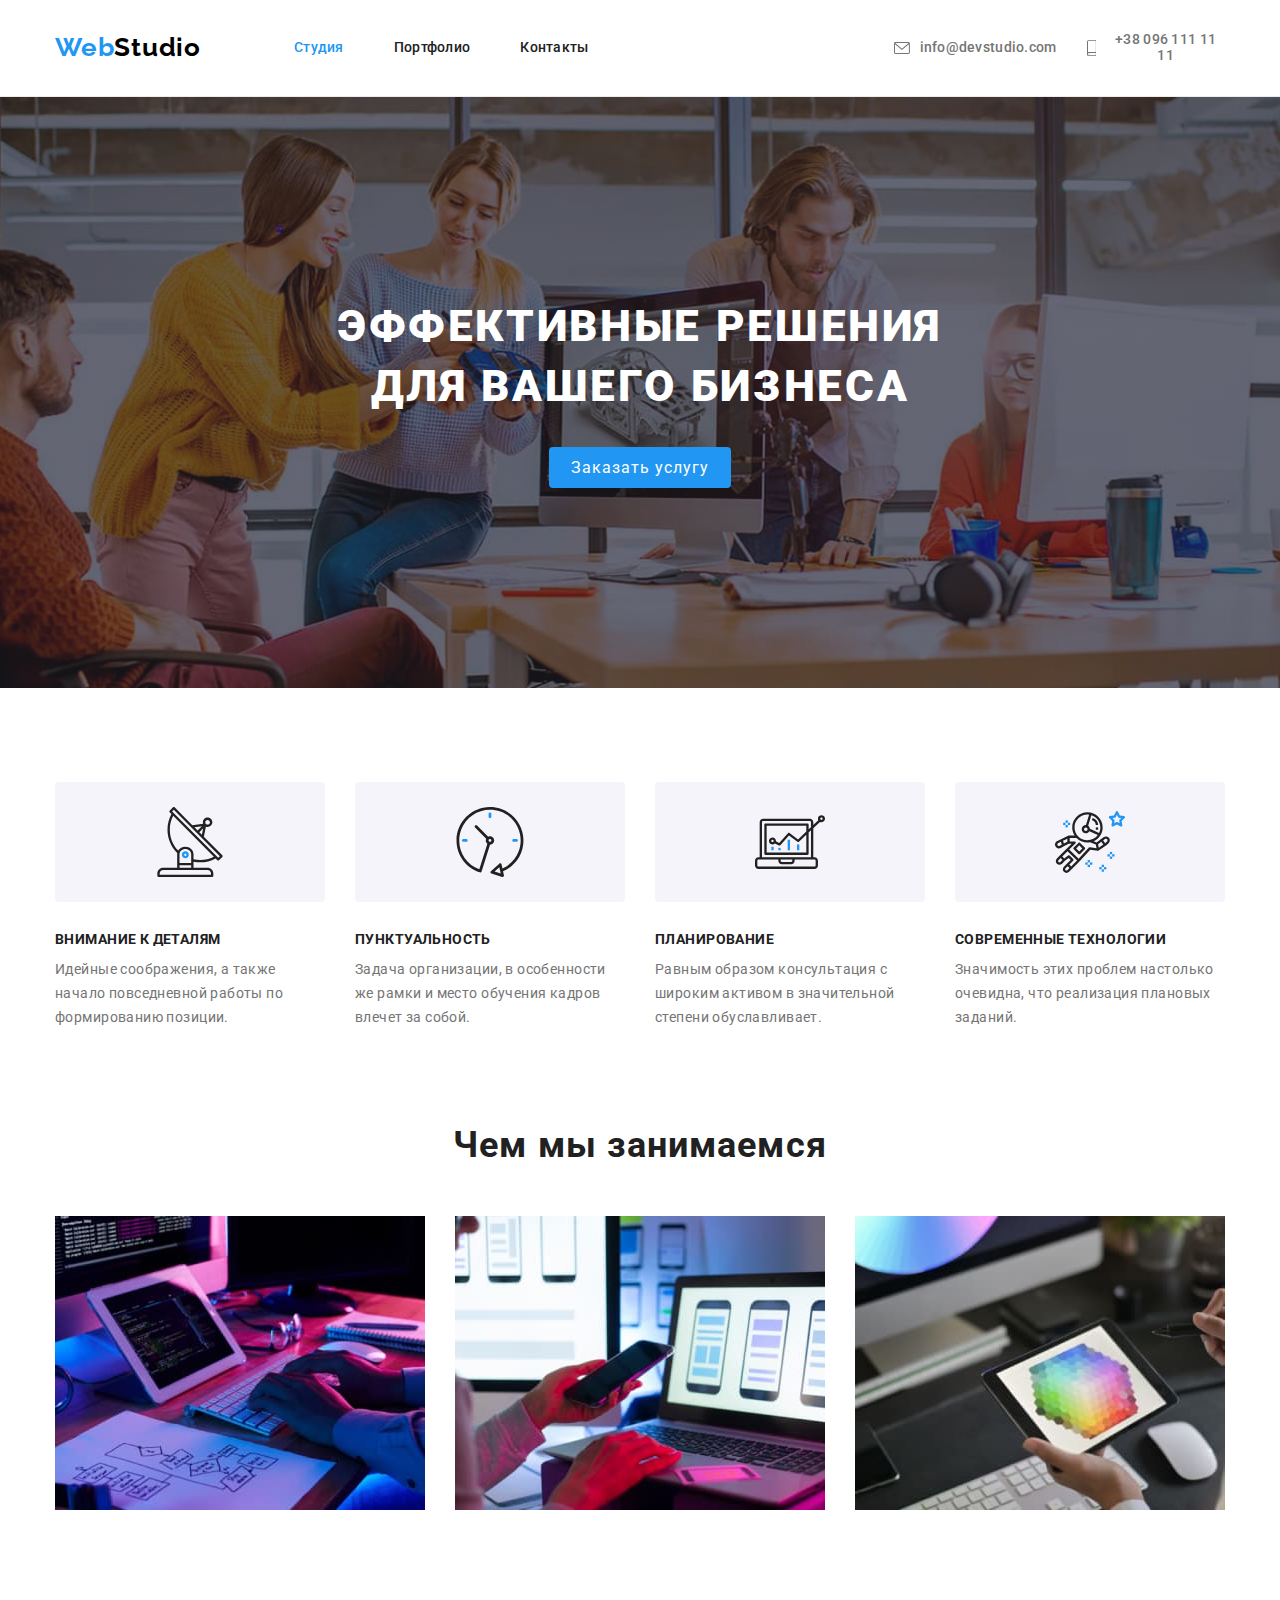
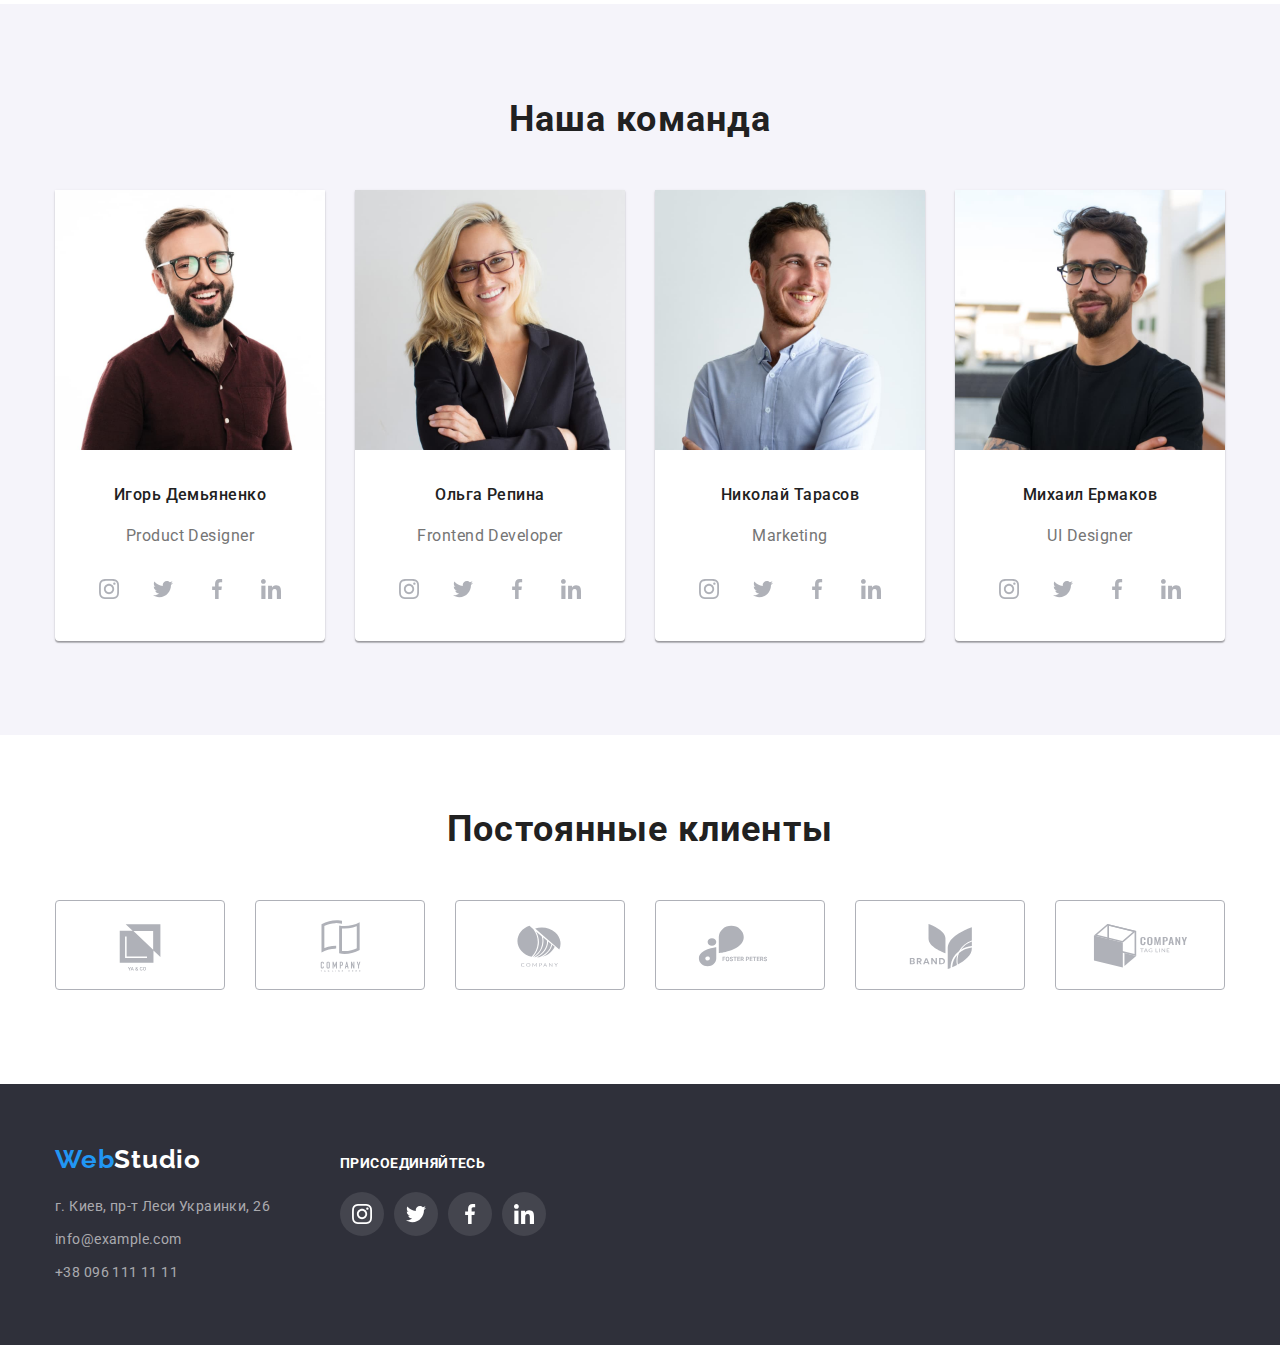
<file: index.html>
<!DOCTYPE html>
<html lang="ru">
  <head>
    <meta charset="UTF-8" />
    <meta http-equiv="X-UA-Compatible" content="IE=edge" />
    <meta name="viewport" content="width=device-width, initial-scale=1.0" />
    <title>Студия</title>
    <link
      rel="stylesheet"
      href="https://cdnjs.cloudflare.com/ajax/libs/modern-normalize/1.1.0/modern-normalize.min.css"
      integrity="sha512-wpPYUAdjBVSE4KJnH1VR1HeZfpl1ub8YT/NKx4PuQ5NmX2tKuGu6U/JRp5y+Y8XG2tV+wKQpNHVUX03MfMFn9Q=="
      crossorigin="anonymous"
      referrerpolicy="no-referrer"
    />
    <link rel="preconnect" href="https://fonts.googleapis.com" />
    <link rel="preconnect" href="https://fonts.gstatic.com" crossorigin />
    <link
      href="https://fonts.googleapis.com/css2?family=Raleway:wght@700&family=Roboto:wght@400;500;700;900&display=swap"
      rel="stylesheet"
    />
    <link rel="stylesheet" href="./css/style.css" />
  </head>
  <body>
    <header class="header">
      <div class="container container-header">
        <nav class="header-nav">
          <a class="link logo" href="./index.html"
            >Web<span class="logo-second-word">Studio</span></a
          >
          <ul class="header-nav-list">
            <li class="header-item"><a class="link active" href="./index.html">Cтyдия</a></li>
            <li class="header-item"><a class="link" href="./portfolio.html">Портфолио</a></li>
            <li class="header-item"><a class="link" href="">Контакты</a></li>
          </ul>
        </nav>
        
        <ul class="header-adress-list">
          <li class="nav-item">
            <a class="link" href="mailto:info@devstudio.com"> 
              <svg class="header-icon" width="16" height="12">
                <use href="images/sprite.svg#icon-envelope"></use>
              </svg>info@devstudio.com</a>
          </li>
          <li class="nav-item">
            <a class="link" href="tel:+380961111111">
            <svg class="header-icon" width="10" height="16">
                <use href="images/sprite.svg#icon-smartphone"></use>
              </svg>+38 096 111 11 11</a>
            </li>
        </ul>
      </div>
    </header>

    <main>
      <section class="section section-title">
        <div class="container">
          <h1 class="hero-title">Эффективные решения для вашего бизнеса</h1>
          <button class="hero-button" type="button">Заказать услугу</button>
        </div>
      </section>

      <section class="about-section">
        <div class="container">
          <h2 class="visually-hidden">Особенности</h2>
          <ul class="about-list">
            <li class="about-item">
              <div class="about-icon-box">
                <svg width="70px" height="70px">
                  <use href="./images/sprite.svg#icon-antenna" />
                </svg>
              </div>
              <h3 class="about-title title-h3">Внимание к деталям</h3>
              <p class="about-text">
                Идейные соображения, а также начало повседневной работы по формированию позиции.
              </p>
            </li>
            <li class="about-item">
              <div class="about-icon-box">
                <svg width="70px" height="70px">
                  <use href="./images/sprite.svg#icon-clock" />
                </svg>
              </div>
              <h3 class="about-title title-h3">Пунктуальность</h3>
              <p class="about-text">
                Задача организации, в особенности же рамки и место обучения кадров влечет за собой.
              </p>
            </li>
            <li class="about-item">
              <div class="about-icon-box">
                <svg width="70px" height="70px">
                  <use href="./images/sprite.svg#icon-diagram" />
                </svg>
              </div>
              <h3 class="about-title title-h3">Планирование</h3>
              <p class="about-text">
                Равным образом консультация с широким активом в значительной степени обуславливает.
              </p>
            </li>
            <li class="about-item">
              <div class="about-icon-box">
                <svg width="70px" height="70px">
                  <use href="./images/sprite.svg#icon-astronaut" />
                </svg>
              </div>
              <h3 class="about-title title-h3">Современные технологии</h3>
              <p class="about-text">
                Значимость этих проблем настолько очевидна, что реализация плановых заданий.
              </p>
            </li>
          </ul>
        </div>
      </section>

      <section class="todo-section">
        <div class="container">
          <h2 class="todo-title title-h2">Чем мы занимаемся</h2>
          <ul class="todo-list">
            <li class="todo-item">
              <img src="./images/whattodo1.jpg" alt="example-1" width="370" />
            </li>
            <li class="todo-item">
              <img src="./images/whattodo2.jpg" alt="example-2" width="370" />
            </li>
            <li class="todo-item">
              <img src="./images/whattodo3.jpg" alt="example-3" width="370" />
            </li>
          </ul>
        </div>
      </section>

      <section class="ourteam-section">
        <div class="container">
          <h2 class="ourteam-main-title title-h2">Наша команда</h2>
          <ul class="ourteam-list">
            <li class="ourteam-item">
              <img
                class="ourteam-pic"
                src="./images/team-card1.jpg"
                alt="team card-1"
                width="270"
              />
              <div class="ourteam-bottom-wrap">
                <h3 class="ourteam-title">Игорь Демьяненко</h3>
                <p class="ourteam-text" lang="en">Product Designer</p>
              </div>
              <div class="social-link-wrap">
                <ul class="social-link-list">
                  <li class="social-link-item">
                    <a class="social-link" href="#">
                      <svg class="svg-social" width="20px" height="20px">
                        <use href="./images/sprite.svg#icon-instagram" />
                      </svg>
                    </a>
                  </li>
                  <li class="social-link-item">
                    <a class="social-link" href="#">
                      <svg class="svg-social" width="20px" height="20px">
                        <use href="./images/sprite.svg#icon-twitter" />
                      </svg>
                    </a>
                  </li>
                  <li class="social-link-item">
                    <a class="social-link" href="#">
                      <svg class="svg-social" width="20px" height="20px">
                        <use href="./images/sprite.svg#icon-facebook" />
                      </svg>
                    </a>
                  </li>
                  <li class="social-link-item">
                    <a class="social-link" href="#">
                      <svg class="svg-social" width="20px" height="20px">
                        <use href="./images/sprite.svg#icon-linkedin" />
                      </svg>
                    </a>
                  </li>
                </ul>
              </div>
            </li>
            <li class="ourteam-item">
              <img
                class="ourteam-pic"
                src="./images/team-card2.jpg"
                alt="team card-2"
                width="270"
              />
              <div class="ourteam-bottom-wrap">
                <h3 class="ourteam-title">Ольга Репина</h3>
                <p class="ourteam-text" lang="en">Frontend Developer</p>
              </div>
              <div class="social-link-wrap">
                <ul class="social-link-list">
                  <li class="social-link-item">
                    <a class="social-link" href="#">
                      <svg class="svg-social" width="20px" height="20px">
                        <use href="./images/sprite.svg#icon-instagram" />
                      </svg>
                    </a>
                  </li>
                  <li class="social-link-item">
                    <a class="social-link" href="#">
                      <svg class="svg-social" width="20px" height="20px">
                        <use href="./images/sprite.svg#icon-twitter" />
                      </svg>
                    </a>
                  </li>
                  <li class="social-link-item">
                    <a class="social-link" href="#">
                      <svg class="svg-social" width="20px" height="20px">
                        <use href="./images/sprite.svg#icon-facebook" />
                      </svg>
                    </a>
                  </li>
                  <li class="social-link-item">
                    <a class="social-link" href="#">
                      <svg class="svg-social" width="20px" height="20px">
                        <use href="./images/sprite.svg#icon-linkedin" />
                      </svg>
                    </a>
                  </li>
                </ul>
              </div>
            </li>

            <li class="ourteam-item">
              <img
                class="ourteam-pic"
                src="./images/team-card3.jpg"
                alt="team card-3"
                width="270"
              />
              <div class="ourteam-bottom-wrap">
                <h3 class="ourteam-title">Николай Тарасов</h3>
                <p class="ourteam-text" lang="en">Marketing</p>
              </div>
              <div class="social-link-wrap">
                <ul class="social-link-list">
                  <li class="social-link-item">
                    <a class="social-link" href="#">
                      <svg class="svg-social" width="20px" height="20px">
                        <use href="./images/sprite.svg#icon-instagram" />
                      </svg>
                    </a>
                  </li>
                  <li class="social-link-item">
                    <a class="social-link" href="#">
                      <svg class="svg-social" width="20px" height="20px">
                        <use href="./images/sprite.svg#icon-twitter" />
                      </svg>
                    </a>
                  </li>
                  <li class="social-link-item">
                    <a class="social-link" href="#">
                      <svg class="svg-social" width="20px" height="20px">
                        <use href="./images/sprite.svg#icon-facebook" />
                      </svg>
                    </a>
                  </li>
                  <li class="social-link-item">
                    <a class="social-link" href="#">
                      <svg class="svg-social" width="20px" height="20px">
                        <use href="./images/sprite.svg#icon-linkedin" />
                      </svg>
                    </a>
                  </li>
                </ul>
              </div>
            </li>

            <li class="ourteam-item">
              <img
                class="ourteam-pic"
                src="./images/team-card4.jpg"
                alt="team card-4"
                width="270"
              />
              <div class="ourteam-bottom-wrap">
                <h3 class="ourteam-title">Михаил Ермаков</h3>
                <p class="ourteam-text" lang="en">UI Designer</p>
              </div>
              <div class="social-link-wrap">
                <ul class="social-link-list">
                  <li class="social-link-item">
                    <a class="social-link" href="#">
                      <svg class="svg-social" width="20px" height="20px">
                        <use href="./images/sprite.svg#icon-instagram" />
                      </svg>
                    </a>
                  </li>
                  <li class="social-link-item">
                    <a class="social-link" href="#">
                      <svg class="svg-social" width="20px" height="20px">
                        <use href="./images/sprite.svg#icon-twitter" />
                      </svg>
                    </a>
                  </li>
                  <li class="social-link-item">
                    <a class="social-link" href="#">
                      <svg class="svg-social" width="20px" height="20px">
                        <use href="./images/sprite.svg#icon-facebook" />
                      </svg>
                    </a>
                  </li>
                  <li class="social-link-item">
                    <a class="social-link" href="#">
                      <svg class="svg-social" width="20px" height="20px">
                        <use href="./images/sprite.svg#icon-linkedin" />
                      </svg>
                    </a>
                  </li>
                </ul>
        </div>
      </section>

      <section class="our-clients-section">
        <div class="container">
          <h2 class="our-clients-title-title title-h2">Постоянные клиенты</h2>
          <ul class="our-clients-list">
            <li class="our-clients-item">
              <a class="our-clients-link" href="#">
                <svg class="clients-svg" width="106px" height="60px">
                  <use href="./images/sprite.svg#icon-Logo" />
                </svg>
              </a>
            </li>
            <li class="our-clients-item">
              <a class="our-clients-link" href="#">
                <svg class="clients-svg" width="106px" height="60px">
                  <use href="./images/sprite.svg#icon-Logo1" />
                </svg>
              </a>
            </li>
            <li class="our-clients-item">
              <a class="our-clients-link" href="#">
                <svg class="clients-svg" width="106px" height="60px">
                  <use href="./images/sprite.svg#icon-Logo2" />
                </svg>
              </a>
            </li>
            <li class="our-clients-item">
              <a class="our-clients-link" href="#">
                <svg class="clients-svg" width="106px" height="60px">
                  <use href="./images/sprite.svg#icon-Logo3" />
                </svg>
              </a>
            </li>
            <li class="our-clients-item">
              <a class="our-clients-link" href="#">
                <svg class="clients-svg" width="106px" height="60px">
                  <use href="./images/sprite.svg#icon-Logo4" />
                </svg>
              </a>
            </li>
            <li class="our-clients-item">
              <a class="our-clients-link" href="#">
                <svg class="clients-svg" width="106px" height="60px">
                  <use href="./images/sprite.svg#icon-Logo5" />
                </svg>
              </a>
            </li>
          </ul>
        </div>
      </section>

      <footer class="footer">
        <div class="container">
          <div class="adress-wrap">
            <a class="link logo" href="./index.html"
              >Web<span class="logo-secword-footer">Studio</span></a
            >
            <address>
              <ul class="footer-list">
                <li class="footer-item footer-adress-item">
                  <a
                    class="link"
                    href="https://goo.gl/maps/9dT43rwz24c6EDNdA"
                    target="_blank"
                    rel="noopener noreferrer"
                    >г. Киев, пр-т Леси Украинки, 26</a
                  >
                </li>
                <li class="footer-item">
                  <a class="link" href="mailto:info@example.com">info@example.com</a>
                </li>
                <li class="footer-item">
                  <a class="link" href="tel:+380961111111">+38 096 111 11 11</a>
                </li>
              </ul>
            </address>
          </div>
          <div class="footer-social-link-wrap">
            <h3 class="footer-title title-h3">присоединяйтесь</h3>
            <ul class="footer-social-link-list">
              <li class="footer-social-link-item">
                <a class="footer-social-link" href="#">
                  <svg class="bottom-svg" width="20px" height="20px">
                    <use href="./images/sprite.svg#icon-instagram" />
                  </svg>
                </a>
              </li>
              <li class="footer-social-link-item">
                <a class="footer-social-link" href="#">
                  <svg class="bottom-svg" width="20px" height="20px">
                    <use href="./images/sprite.svg#icon-twitter" />
                  </svg>
                </a>
              </li>
              <li class="footer-social-link-item">
                <a class="footer-social-link" href="#">
                  <svg class="bottom-svg" width="20px" height="20px">
                    <use href="./images/sprite.svg#icon-facebook" />
                  </svg>
                </a>
              </li>
              <li class="footer-social-link-item">
                <a class="footer-social-link" href="#">
                  <svg class="bottom-svg" width="20px" height="20px">
                    <use href="./images/sprite.svg#icon-linkedin" />
                  </svg>
                </a>
              </li>
            </ul>
          </div>
        </div>
      </footer>
    </main>
  </body>
</html>
</file>
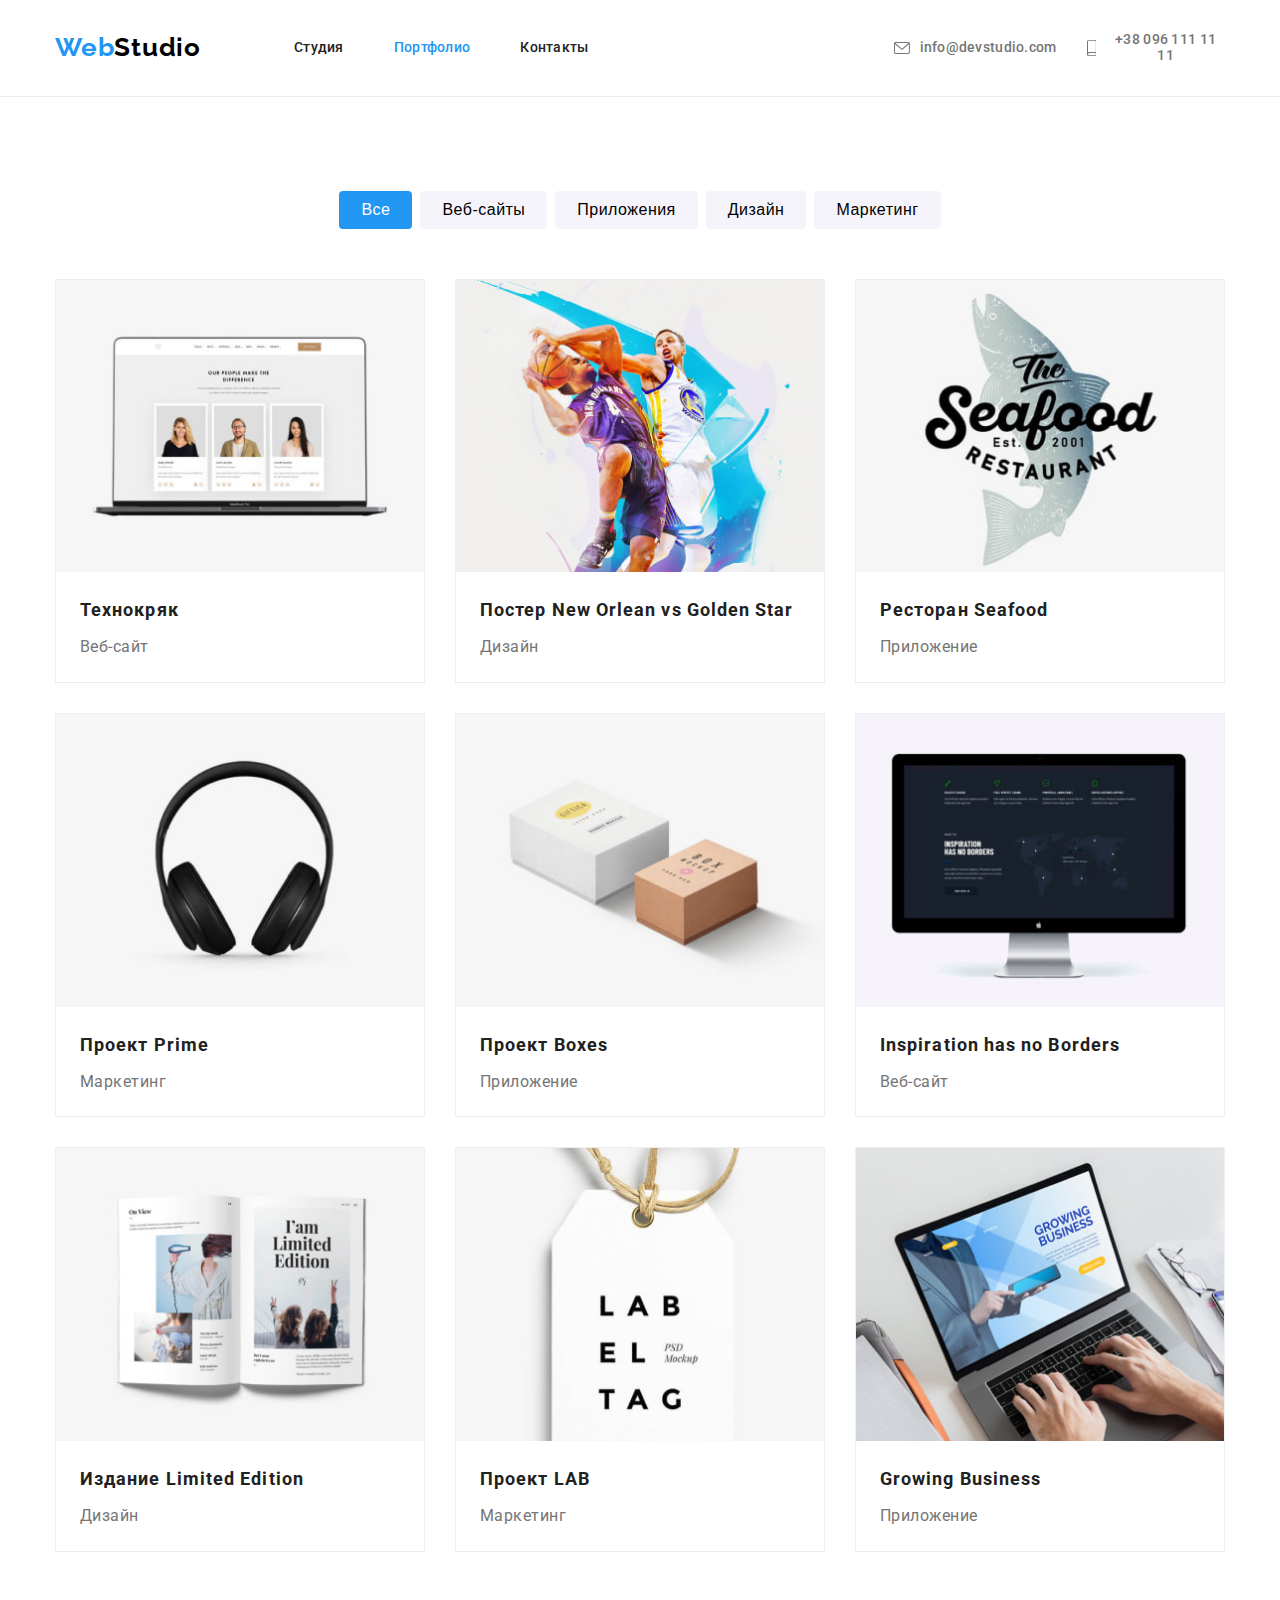
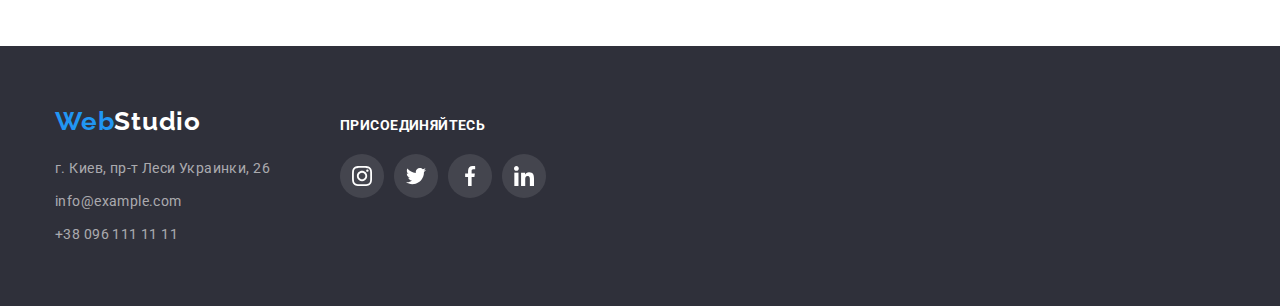
<file: portfolio.html>
<!DOCTYPE html>
<html lang="ru">
  <head>
    <meta charset="UTF-8" />
    <meta http-equiv="X-UA-Compatible" content="IE=edge" />
    <meta name="viewport" content="width=device-width, initial-scale=1.0" />
    <title>Портфолио</title>
    <link rel="stylesheet" href="./css/style.css" />
    <link rel="preconnect" href="https://fonts.googleapis.com" />
    <link rel="preconnect" href="https://fonts.gstatic.com" crossorigin />
    <link
      href="https://fonts.googleapis.com/css2?family=Raleway:wght@700&family=Roboto:wght@400;500;700;900&display=swap"
      rel="stylesheet"
    />
  </head>
  <body>
    <header class="header">
      <div class="container container-header">
        <nav class="header-nav">
          <a class="link logo" href="./index.html"
            >Web<span class="logo-second-word">Studio</span></a
          >
          <ul class="header-nav-list">
            <li class="header-item"><a class="link" href="./index.html">Cтyдия</a></li>
            <li class="header-item">
              <a class="link active" href="./portfolio.html">Портфолио</a>
            </li>
            <li class="header-item"><a class="link" href="">Контакты</a></li>
          </ul>
        </nav>

        <ul class="header-adress-list">
          <li class="nav-item">
            <a class="link" href="mailto:info@devstudio.com">
              <svg class="header-icon" width="16" height="12">
                <use href="images/sprite.svg#icon-envelope"></use></svg
              >info@devstudio.com</a
            >
          </li>
          <li class="nav-item">
            <a class="link" href="tel:+380961111111">
              <svg class="header-icon" width="10" height="16">
                <use href="images/sprite.svg#icon-smartphone"></use></svg
              >+38 096 111 11 11</a
            >
          </li>
        </ul>
      </div>
    </header>
    <main>
      <section class="portfolio-section">
        <div class="container">
          <ul class="portfolio-buttons">
            <li class="button-item">
              <button class="portfolio-btn active-portfolio-btn" type="button">Все</button>
            </li>
            <li class="button-item">
              <button class="portfolio-btn" type="button">Веб-сайты</button>
            </li>
            <li class="button-item">
              <button class="portfolio-btn" type="button">Приложения</button>
            </li>
            <li class="button-item"><button class="portfolio-btn" type="button">Дизайн</button></li>
            <li class="button-item">
              <button class="portfolio-btn" type="button">Маркетинг</button>
            </li>
          </ul>

          <ul class="portfolio-list">
            <li class="portfolio-item">
              <div class="portfolio-pic">
                <img src="./images/work-example1.jpg" alt="зразок работы 1" width="370" />
              </div>
              <div class="portfolio-card-bottom">
                <h3 class="portfolio-title">Технокряк</h3>
                <p class="portfolio-text">Веб-сайт</p>
              </div>
            </li>
            <li class="portfolio-item">
              <div class="portfolio-pic">
                <img src="./images/work-example2.jpg" alt="зразок работы 2" width="370" />
              </div>
              <div class="portfolio-card-bottom">
                <h3 class="portfolio-title">
                  Постер <span lang="en">New Orlean vs Golden Star</span>
                </h3>
                <p class="portfolio-text">Дизайн</p>
              </div>
            </li>
            <li class="portfolio-item">
              <div class="portfolio-pic">
                <img src="./images/work-example3.jpg" alt="зразок работы 3" width="370" />
              </div>
              <div class="portfolio-card-bottom">
                <h3 class="portfolio-title">Ресторан <span lang="en">Seafood</span></h3>
                <p class="portfolio-text">Приложение</p>
              </div>
            </li>
            <li class="portfolio-item">
              <div class="portfolio-pic">
                <img src="./images/work-example4.jpg" alt="зразок работы 4" width="370" />
              </div>
              <div class="portfolio-card-bottom">
                <h3 class="portfolio-title">Проект <span lang="en">Prime</span></h3>
                <p class="portfolio-text">Маркетинг</p>
              </div>
            </li>
            <li class="portfolio-item">
              <div class="portfolio-pic">
                <img src="./images/work-example5.jpg" alt="зразок работы 5" width="370" />
              </div>
              <div class="portfolio-card-bottom">
                <h3 class="portfolio-title">Проект <span lang="en">Boxes</span></h3>
                <p class="portfolio-text">Приложение</p>
              </div>
            </li>
            <li class="portfolio-item">
              <div class="portfolio-pic">
                <img src="./images/work-example6.jpg" alt="зразок работы 6" width="370" />
              </div>
              <div class="portfolio-card-bottom">
                <h3 class="portfolio-title">Inspiration has no Borders</h3>
                <p class="portfolio-text">Веб-сайт</p>
              </div>
            </li>
            <li class="portfolio-item">
              <div class="portfolio-pic">
                <img src="./images/work-example7.jpg" alt="зразок работы 7" width="370" />
              </div>
              <div class="portfolio-card-bottom">
                <h3 class="portfolio-title">Издание <span lang="en">Limited Edition</span></h3>
                <p class="portfolio-text">Дизайн</p>
              </div>
            </li>
            <li class="portfolio-item">
              <div class="portfolio-pic">
                <img src="./images/work-example8.jpg" alt="зразок работы 8" width="370" />
              </div>
              <div class="portfolio-card-bottom">
                <h3 class="portfolio-title">Проект <span lang="en">LAB</span></h3>
                <p class="portfolio-text">Маркетинг</p>
              </div>
            </li>
            <li class="portfolio-item">
              <div class="portfolio-pic">
                <img src="./images/work-example9.jpg" alt="зразок работы 9" width="370" />
              </div>
              <div class="portfolio-card-bottom">
                <h3 class="portfolio-title" lang="en">Growing Business</h3>
                <p class="portfolio-text">Приложение</p>
              </div>
            </li>
          </ul>
        </div>
      </section>
      <footer class="footer">
        <div class="container">
          <div class="adress-wrap">
            <a class="link logo" href="./index.html"
              >Web<span class="logo-secword-footer">Studio</span></a
            >
            <address>
              <ul class="footer-list">
                <li class="footer-item footer-adress-item">
                  <a
                    class="link"
                    href="https://goo.gl/maps/9dT43rwz24c6EDNdA"
                    target="_blank"
                    rel="noopener noreferrer"
                    >г. Киев, пр-т Леси Украинки, 26</a
                  >
                </li>
                <li class="footer-item">
                  <a class="link" href="mailto:info@example.com">info@example.com</a>
                </li>
                <li class="footer-item">
                  <a class="link" href="tel:+380961111111">+38 096 111 11 11</a>
                </li>
              </ul>
            </address>
          </div>
          <div class="footer-social-link-wrap">
            <h3 class="footer-title title-h3">присоединяйтесь</h3>
            <ul class="footer-social-link-list">
              <li class="footer-social-link-item">
                <a class="footer-social-link" href="#">
                  <svg class="bottom-svg" width="20px" height="20px">
                    <use href="./images/sprite.svg#icon-instagram" />
                  </svg>
                </a>
              </li>
              <li class="footer-social-link-item">
                <a class="footer-social-link" href="#">
                  <svg class="bottom-svg" width="20px" height="20px">
                    <use href="./images/sprite.svg#icon-twitter" />
                  </svg>
                </a>
              </li>
              <li class="footer-social-link-item">
                <a class="footer-social-link" href="#">
                  <svg class="bottom-svg" width="20px" height="20px">
                    <use href="./images/sprite.svg#icon-facebook" />
                  </svg>
                </a>
              </li>
              <li class="footer-social-link-item">
                <a class="footer-social-link" href="#">
                  <svg class="bottom-svg" width="20px" height="20px">
                    <use href="./images/sprite.svg#icon-linkedin" />
                  </svg>
                </a>
              </li>
            </ul>
          </div>
        </div>
      </footer>
    </main>
  </body>
</html>
</file>
<file: css/style.css>
*,
*::before,
*::after {
  box-sizing: border-box;
}

:root {
  --brand-color: #2196f3;
  --main-font-color: #212121;
  --second-font-color: #757575;
  --second-background-color: #2f303a;
  --white-font-color: #fff;
  --svg-grey-color: #afb1b8;
}

body {
  font-family: 'Roboto', sans-serif;
  color: var(--main-font-color);
  margin: 0 auto;
}
li {
  padding: 0;
  margin: 0;
  list-style: none;
}

button {
  border: none;
  padding: 6px 22px;
}

/* input,
textarea {
outline: none;
} */

h1,
h2,
h3,
p,
ul {
  margin: 0;
  padding: 0;
}

img {
  display: block;
  max-width: 100%;
  height: auto;
}

.container {
  width: 1200px;
  padding-left: 15px;
  padding-right: 15px;
  margin: 0 auto;
}
.link {
  text-decoration: none;
}

.portfolio-btn,
.hero-button {
  cursor: pointer;
}

.title-h2 {
  font-weight: bold;
  font-size: 36px;
  line-height: 1.17;
  text-align: center;
  letter-spacing: 0.03em;
}
.title-h3 {
  font-weight: bold;
  font-size: 14px;
  line-height: 1.14;
  letter-spacing: 0.03em;
  text-transform: uppercase;
}

/* --------------------HEADER------------------------ */

.header {
  background-color: var(--white-font-color);
  border-bottom: 1px solid #ececec;
}
.container-header {
  display: flex;
  align-items: center;
}

.header-item .link {
  display: block;
  padding: 32px 0;
}
.nav-item .link {
  display: block;
  padding: 32px 0;
}
.header-nav {
  display: flex;
  align-items: center;
  margin-right: 305px;
  /* margin-right: auto; */
}

.header-nav-list {
  display: flex;
  align-items: center;
}

.header-adress-list {
  display: flex;
  align-items: center;
}

.logo {
  font-family: 'Raleway', sans-serif;
  font-weight: bold;
  font-size: 26px;
  line-height: 1.19;
  letter-spacing: 0.03em;
  color: var(--brand-color);
}
.header-nav .logo {
  padding: 25px 0px;
  margin-right: 93px;
  display: block;
}
.logo-second-word {
  font-family: 'Raleway', sans-serif;
  font-weight: bold;
  font-size: 26px;
  line-height: 1.19;
  letter-spacing: 0.03em;
  color: #000000;
}

.nav-item > .link {
  display: flex;
  align-items: center;
}

.header-item .link {
  font-weight: 500;
  font-size: 14px;
  line-height: 1.14;
  letter-spacing: 0.02em;
  color: var(--main-font-color);
}
.header-item:not(:last-child) {
  margin-right: 50px;
}

.header-item .link:hover,
.header-item .link:focus,
.nav-item > .link:hover {
  font-weight: 500;
  font-size: 14px;
  line-height: 1.14;
  letter-spacing: 0.02em;
  color: var(--brand-color);
}

.link.active {
  color: var(--brand-color);
}

.nav-item .link {
  font-weight: 500;
  font-size: 14px;
  line-height: 1.14;
  letter-spacing: 0.02em;
  color: var(--second-font-color);
  text-align: center;
}

.header-icon-link {
  color: var(--second-font-color);
}

.nav-item:not(:last-child) {
  margin-right: 30px;
}

.header-icon {
  margin-right: 10px;
  fill: currentColor;
}

/* --------------------HERO------------------------ */

.section-title {
  padding-bottom: 200px;
  padding-top: 200px;
  margin: 0 auto;
  background-image: linear-gradient(rgba(47, 48, 58, 0.4), rgba(47, 48, 58, 0.4)),
    url(../images/background-hero.jpg);
  background-position: center;
  background-repeat: no-repeat;
  background-size: cover;
  background-color: var(--second-background-color);
}
.hero-title {
  color: var(--white-font-color);
  font-weight: 900;
  font-size: 44px;
  line-height: 1.36;
  text-align: center;
  letter-spacing: 0.06em;
  text-transform: uppercase;
  max-width: 696px;
  margin: 0 auto;
  margin-bottom: 30px;
}

.hero-button {
  font-family: inherit;
  background-color: var(--brand-color);
  color: var(--white-font-color);
  font-size: 16px;
  line-height: 1.87;
  display: flex;
  align-items: center;
  text-align: center;
  letter-spacing: 0.06em;
  margin: 0 auto;
  border-radius: 4px;
  padding-bottom: 200px 50px;
}

.hero-button:hover,
.hero-button:focus {
  background-color: #188ce8;
  filter: drop-shadow(0px 4px 4px rgba(0, 0, 0, 0.25));
}

/* --------------------About------------------------ */

.about-section {
  padding: 94px 0;
}
.visually-hidden {
  position: absolute;
  white-space: nowrap;
  width: 1px;
  height: 1px;
  overflow: hidden;
  border: 0;
  padding: 0;
  clip: rect(0 0 0 0);
  clip-path: inset(50%);
  margin: -1px;
}
.about-icon-box {
  width: 270px;
  height: 120px;
  background-color: #f5f4fa;
  border-radius: 4px;
  margin-bottom: 30px;
  text-align: center;
  padding: 25px 100px;
}
.about-title {
  margin-bottom: 10px;
}
.about-text {
  font-size: 14px;
  line-height: 1.71;
  letter-spacing: 0.03em;
  color: var(--second-font-color);
}
.about-list {
  display: flex;
}

.about-item {
  max-width: 270px;
}

.about-item:not(:last-child) {
  margin-right: 30px;
}
/* --------------------What we do------------------------ */

.todo-section {
  padding-bottom: 94px;
}

.todo-title {
  margin-bottom: 50px;
}

.todo-list {
  display: flex;
}

.todo-item:not(:last-child) {
  margin-right: 30px;
}
/* --------------------Our team------------------------ */
.ourteam-section {
  background-color: #f5f4fa;
  padding: 94px 0;
}
.ourteam-main-title {
  margin-bottom: 50px;
}
.ourteam-list {
  display: flex;
}

.ourteam-item:not(:last-child) {
  margin-right: 30px;
}

.ourteam-item {
  background: var(--white-font-color);
  border-radius: 0px 0px 4px 4px;
  box-shadow: 0px 1px 3px rgba(0, 0, 0, 0.12), 0px 1px 1px rgba(0, 0, 0, 0.14),
    0px 2px 1px rgba(0, 0, 0, 0.2);
  padding-bottom: 30px;
}

.ourteam-bottom-wrap {
  margin-top: 30px;
  margin-bottom: 16px;
}
.ourteam-title {
  font-weight: 500;
  font-size: 16px;
  line-height: 1.9;
  text-align: center;
  letter-spacing: 0.03em;
  margin-bottom: 10px;
}
.ourteam-text {
  font-size: 16px;
  line-height: 1.9;
  text-align: center;
  letter-spacing: 0.03em;
  color: var(--second-font-color);
}

.social-link-list {
  display: flex;
  align-items: center;
  justify-content: center;
}

.social-link {
  display: block;
  width: 44px;
  height: 44px;
  padding: 12px 12px;
  color: var(--svg-grey-color);
}
.svg-social {
  fill: currentColor;
}

.social-link:hover,
.social-link:focus {
  background-color: var(--brand-color);
  width: 44px;
  height: 44px;
  border-radius: 50%;
  cursor: pointer;
  color: var(--white-font-color);
}

.social-link-item + .social-link-item {
  margin-left: 10px;
}

/* --------------------Our clients------------------------ */
.our-clients-section {
  padding-top: 73px;
  padding-bottom: 94px;
}

.our-clients-title-title {
  margin-bottom: 50px;
}

.our-clients-list {
  display: flex;
  justify-content: center;
  align-items: center;
}

.our-clients-item + .our-clients-item {
  margin-left: 30px;
}
.our-clients-link {
  display: block;
  width: 170px;
  height: 90px;
  border: 1px solid var(--svg-grey-color);
  border-radius: 4px;
  padding: 16px 32px;
  color: var(--svg-grey-color);
}
.clients-svg {
  fill: currentColor;
}
.our-clients-link:hover,
.our-clients-link:focus {
  border: 1px solid var(--brand-color);
  color: var(--brand-color);
}

/* --------------------Footer------------------------ */

.footer {
  background-color: var(--second-background-color);
  padding-bottom: 60px;
  padding-top: 60px;
}

.footer > .container {
  display: flex;
  align-items: baseline;
}

.adress-wrap {
  margin-right: 70px;
}
.logo-secword-footer {
  color: var(--white-font-color);
}

.footer .logo {
  display: block;
  margin-bottom: 20px;
}

.footer-adress-item .link {
  font-style: normal;
  font-size: 14px;
  line-height: 1.71;
  letter-spacing: 0.03em;
  color: var(--white-font-color);
}

.footer-item .link {
  font-style: normal;
  font-size: 14px;
  line-height: 1.71;
  letter-spacing: 0.03em;
  color: rgba(255, 255, 255, 0.6);
}

.footer-item:not(:last-child) {
  margin-bottom: 9px;
}
.footer-title {
  color: var(--white-font-color);
  margin-bottom: 20px;
}
.footer-social-link-list {
  display: flex;
  justify-content: center;
  align-items: center;
}

.footer-social-link {
  display: block;
  width: 44px;
  height: 44px;
  border-radius: 50%;
  padding: 12px;
  background-color: rgba(255, 255, 255, 0.1);
  color: var(--white-font-color);
}
.bottom-svg {
  fill: currentColor;
}
.footer-social-link-item + .footer-social-link-item {
  margin-left: 10px;
}

.footer-social-link:hover,
.footer-social-link:focus {
  background-color: var(--brand-color);
}

/* --------------------Portfolio------------------------ */

.portfolio-section {
  padding: 94px 0;
}

.portfolio-buttons {
  display: flex;
  justify-content: center;
  margin-bottom: 50px;
}
.portfolio-list {
  display: flex;
  flex-wrap: wrap;
  margin: 0 auto;
  margin-right: -30px;
  margin-bottom: -30px;
}
.portfolio-card-bottom {
  padding: 20px 24px;
}

.portfolio-item {
  flex-basis: calc(100% / 3 - 30px);
  margin-right: 30px;
  margin-bottom: 30px;
  background: var(--white-font-color);
  border: 1px solid #eeeeee;
}
.portfolio-item:hover,
.portfolio-item:focus {
  box-shadow: 0px 1px 1px rgba(0, 0, 0, 0.12), 0px 4px 4px rgba(0, 0, 0, 0.06),
    1px 4px 6px rgba(0, 0, 0, 0.16);
}

.button-item:not(:last-child) {
  margin-right: 8px;
}

.portfolio-btn {
  background: #f5f4fa;
  font-weight: 500;
  font-size: 16px;
  line-height: 1.62;
  text-align: center;
  letter-spacing: 0.03em;
  border-radius: 4px;
}
.portfolio-btn:hover,
.portfolio-btn:focus {
  background: var(--brand-color);
  font-weight: 500;
  font-size: 16px;
  line-height: 1.62;
  text-align: center;
  letter-spacing: 0.03em;
  color: var(--white-font-color);
  box-shadow: 0px 3px 1px rgba(0, 0, 0, 0.1), 0px 1px 2px rgba(0, 0, 0, 0.08),
    0px 2px 2px rgba(0, 0, 0, 0.12);
}

.active-portfolio-btn {
  background: var(--brand-color);
  color: var(--white-font-color);
}

.portfolio-title {
  font-size: 18px;
  line-height: 2;
  letter-spacing: 0.06em;
  margin-bottom: 4px;
}

.portfolio-text {
  font-size: 16px;
  line-height: 1.87;
  letter-spacing: 0.03em;
  color: var(--second-font-color);
}
</file>
